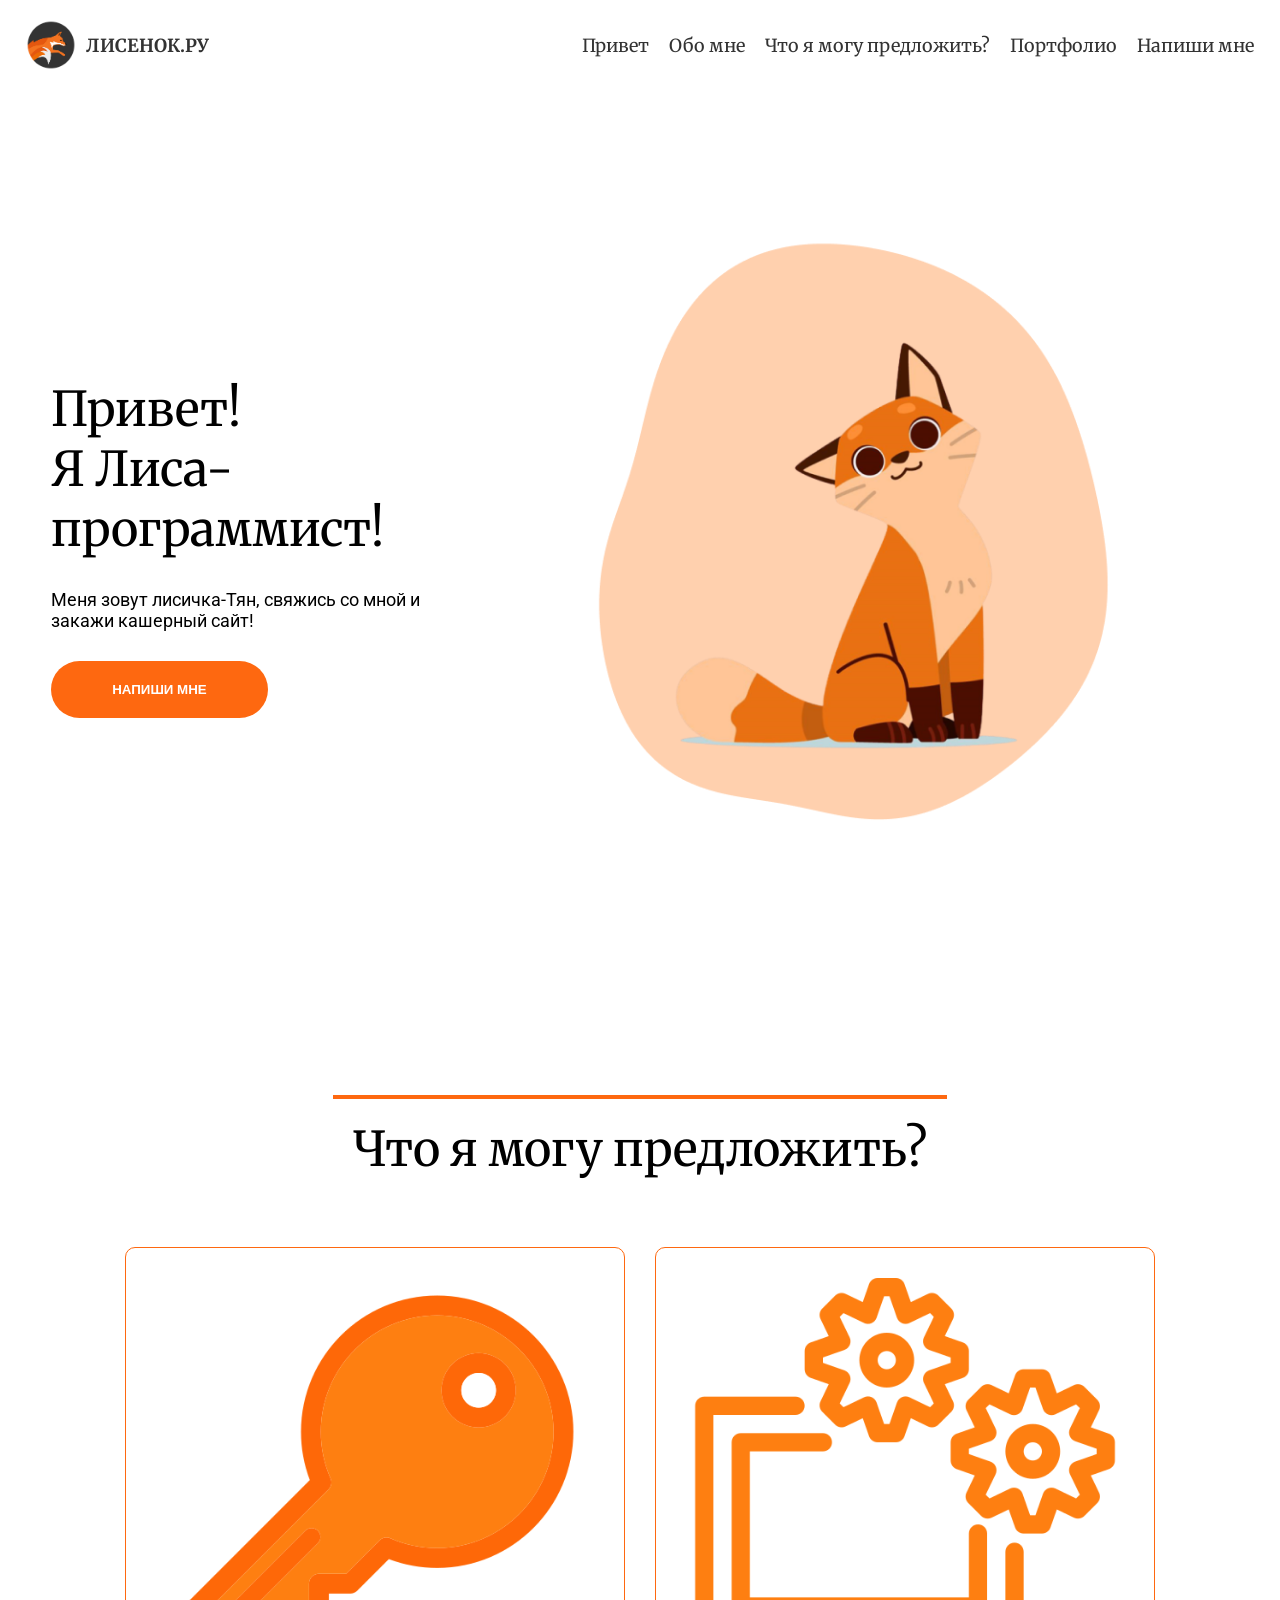
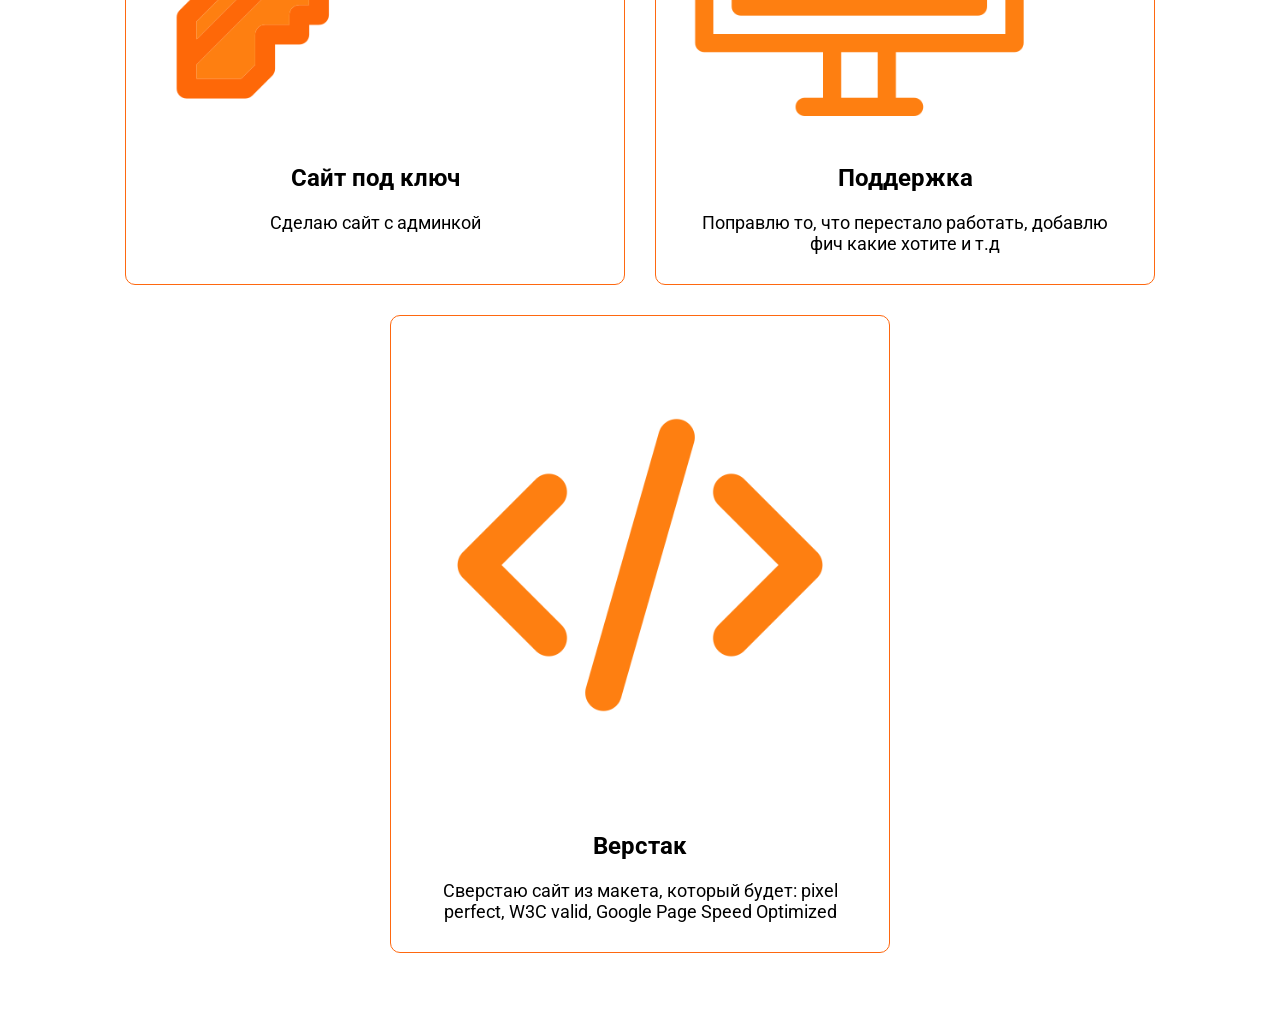
<file: index.html>
<!doctype html>
<html lang="en">
  <head>
    <meta charset="UTF-8" />
    <meta name="viewport" content="width=device-width, initial-scale=1.0" />
    <title>Document</title>
    <link rel="stylesheet" href="Site.css" />
  </head>
  <body>
    <header>
      <nav class="navbar">
        <a href="#" class="navbar_logo">
          <img src="./fox.png" alt="Logo" />
          <p class="logo_text">Лисенок.ру</p>
        </a>
        <a href="#" class="navbar_link">Привет</a>
        <a href="#" class="navbar_link">Обо мне</a>
        <a href="#" class="navbar_link">Что я могу предложить?</a>
        <a href="#" class="navbar_link">Портфолио</a>
        <a href="#" class="navbar_link">Напиши мне</a>
      </nav>
    </header>
    <section class="greeting">
      <div class="greeting_text">
        <h1>Привет!<br />Я Лиса-программист!</h1>
        <p>Меня зовут лисичка-Тян, свяжись со мной и закажи кашерный сайт!</p>
        <button class="cta-button">Напиши мне</button>
      </div>
      <img src="./welcome-fox.png" alt="Fox" class="greeting_image" />
    </section>
    <section class="offer">
      <h2 class="section_title">Что я могу предложить?</h2>
      <div class="offer_cards">
        <div class="offer_card">
          <img src="./key.png" alt="Key" />
          <h3>Сайт под ключ</h3>
          <p>Сделаю сайт с админкой</p>
        </div>
        <div class="offer_card">
          <img src="./settings.png" alt="Helper" />
          <h3>Поддержка</h3>
          <p>
            Поправлю то, что перестало работать, добавлю фич какие хотите и т.д
          </p>
        </div>
        <div class="offer_card">
          <img src="./coding.png" alt="Coding" />
          <h3>Верстак</h3>
          <p>
            Сверстаю сайт из макета, который будет: pixel perfect, W3C valid,
            Google Page Speed Optimized
          </p>
        </div>
      </div>
    </section>
  </body>
</html>
</file>
<file: Site.css>
@import url("https://fonts.googleapis.com/css2?family=Merriweather:ital,opsz,wght@0,18..144,300..900;1,18..144,300..900&family=Roboto:ital,wght@0,100..900;1,100..900&display=swap");
* {
  margin: 0;
  padding: 0;
  box-sizing: border-box;
}
body {
  font-family: "Roboto", sans-serif;
  font-size: 18px;
}
h1,
h2 {
  font-family: "Merriweather", serif;
  font-weight: 400;
}
.navbar {
  padding: 20px 2vw;
  display: flex;
  flex-wrap: wrap;
  justify-content: center;
  align-items: center;
}
.navbar_logo {
  margin-right: auto;
  display: flex;
  align-items: center;
  text-decoration: none;
  color: #333;
  font-family: "Merriweather", serif;
  font-weight: bold;
}
.navbar_logo img {
  width: 50px;
}
.logo_text {
  margin-left: 10px;
  text-transform: uppercase;
}
.navbar_link {
  padding: 5px 0;
  margin-left: 20px;
  color: #333;
  font-family: "Merriweather", serif;
  text-decoration: none;
}
.greeting {
  display: flex;
  justify-content: center;
  align-items: center;
  padding: 55px 4vw;
}
.greeting_text {
  margin-right: 30px;
}
.greeting_text h1 {
  font-size: 48px;
}
.greeting_text p {
  margin: 30px 0;
}
.greeting_image {
  max-width: 65%;
}
.cta-button {
  padding: 20px 60px;
  background-color: #fe6810;
  color: #fff;
  border-radius: 100px;
  border: 1px solid transparent;
  text-transform: uppercase;
  font-weight: bold;
  transition: all 600ms ease;
}
.cta-button:hover {
  background-color: #fff;
  color: #fe6810;
  border: 1px solid #fe6810;
  cursor: pointer;
}
.offer {
  padding: 55px 4vw;
}
.section_title {
  font-size: 48px;
  margin: 33px auto;
  border-top: 4px solid #fe6810;
  width: max-content;
  padding: 20px;
}
.offer_cards {
  display: flex;
  flex-wrap: wrap;
  justify-content: center;
}
.offer_card {
  width: 500px;
  background-color: #fff;
  border: 1px solid #fe6810;
  display: flex;
  flex-direction: column;
  align-items: center;
  padding: 30px;
  margin: 15px;
  border-radius: 10px;
}
.offer_card img {
  margin-bottom: 48px;
  width: 100%;
}
.offer_card h3 {
  font-size: 24px;
  margin-bottom: 20px;
  cursor: pointer;
}
.offer_card p {
  text-align: center;
}
.offer_card:hover {
  color: #ffab79;
  transition: all 600ms ease;
}
</file>
